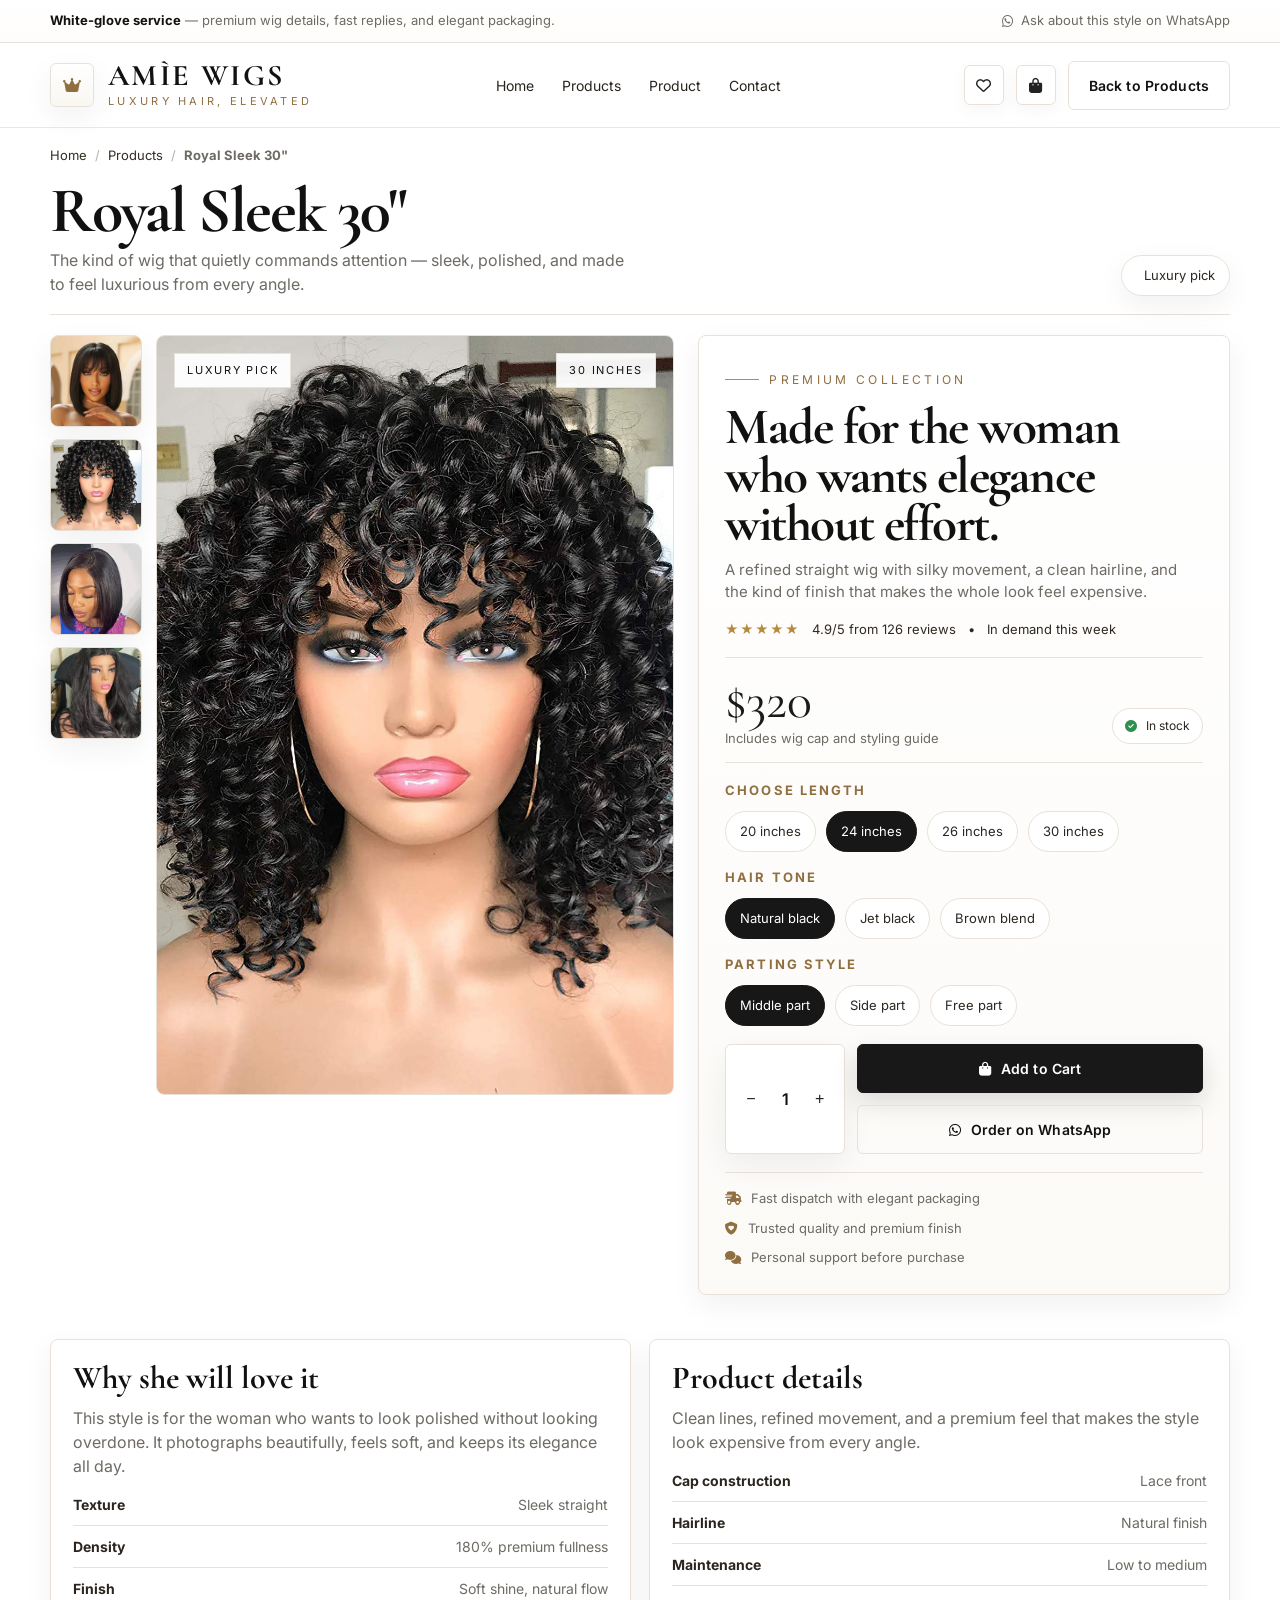
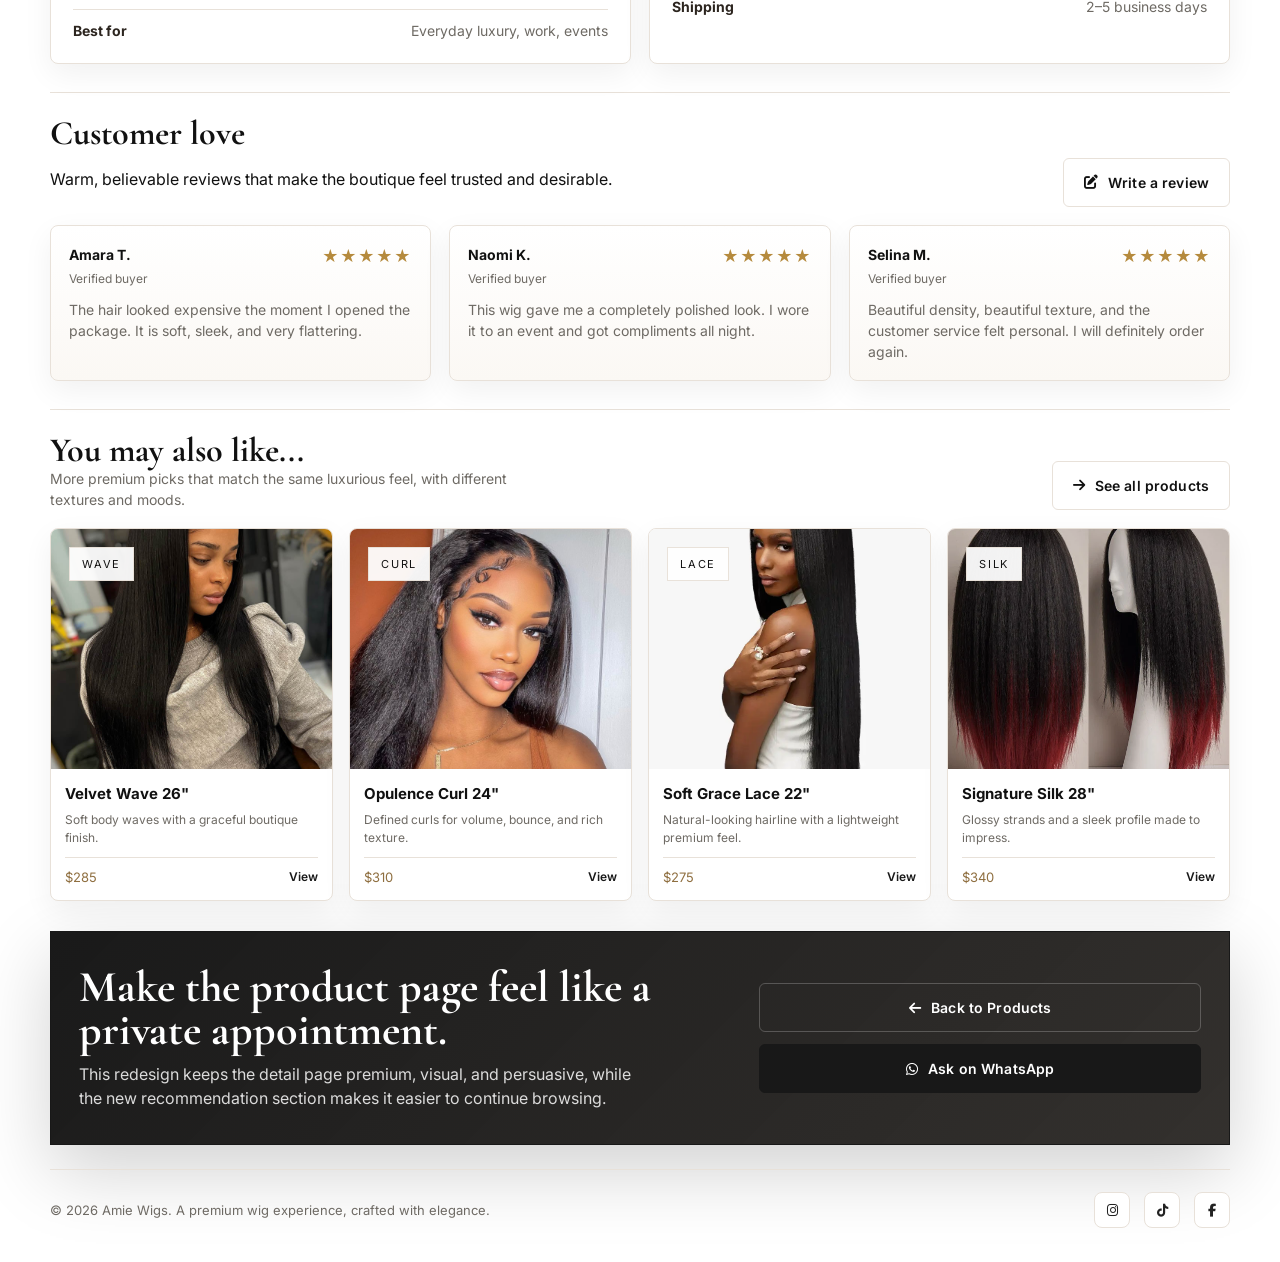
<file: product.html>
<!DOCTYPE html>
<html lang="en">
<head>
  <meta charset="UTF-8" />
  <meta name="viewport" content="width=device-width, initial-scale=1.0" />
  <title>AMÌE WIGS: Product</title>
  <link rel="preconnect" href="https://fonts.googleapis.com">
  <link rel="preconnect" href="https://fonts.gstatic.com" crossorigin>
  <link href="https://fonts.googleapis.com/css2?family=Inter:wght@400;500;600;700;800&family=Cormorant+Garamond:wght@500;600;700&display=swap" rel="stylesheet">
  <link rel="stylesheet" href="https://cdnjs.cloudflare.com/ajax/libs/font-awesome/6.5.0/css/all.min.css" crossorigin="anonymous" referrerpolicy="no-referrer" />
  <style>
    :root {
      --bg: #ffffff;
      --ink: #111111;
      --muted: #6e6a64;
      --line: #e8e1d9;
      --gold: #b08d57;
      --gold-deep: #8f6f40;
      --shadow: 0 18px 50px rgba(16, 16, 16, 0.08);
      --shadow-soft: 0 10px 30px rgba(16, 16, 16, 0.06);
      --radius: 8px;
      --radius-sm: 6px;
    }

    * { box-sizing: border-box; }
    html, body { margin: 0; padding: 0; background: var(--bg); color: var(--ink); font-family: Inter, sans-serif; }
    body { line-height: 1.5; }
    a { color: inherit; text-decoration: none; }
    img { display: block; width: 100%; }

    @keyframes fadeUp { from { opacity: 0; transform: translateY(16px); } to { opacity: 1; transform: translateY(0); } }
    @keyframes slowZoom { from { transform: scale(1.01); } to { transform: scale(1.08); } }

    .container { width: min(1180px, calc(100% - 48px)); margin: 0 auto; }

    .topbar {
      border-bottom: 1px solid var(--line);
      font-size: 13px;
      color: var(--muted);
      background: linear-gradient(180deg, #fff, #fffdfb);
    }
    .topbar .container {
      min-height: 42px;
      display: flex;
      align-items: center;
      justify-content: space-between;
      gap: 16px;
      flex-wrap: wrap;
    }
    .topbar strong { color: var(--ink); }
    .topbar .mini-links { display: flex; gap: 18px; flex-wrap: wrap; }
    .topbar .mini-links span { display: inline-flex; align-items: center; gap: 8px; }

    header {
      position: sticky;
      top: 0;
      z-index: 30;
      backdrop-filter: blur(14px);
      background: rgba(255,255,255,0.92);
      border-bottom: 1px solid rgba(232,225,217,0.8);
    }
    .nav {
      min-height: 84px;
      display: flex;
      align-items: center;
      justify-content: space-between;
      gap: 20px;
    }
    .brand {
      display: flex;
      align-items: center;
      gap: 14px;
      min-width: 190px;
    }
    .mark {
      width: 44px;
      height: 44px;
      border: 1px solid var(--line);
      border-radius: var(--radius-sm);
      display: grid;
      place-items: center;
      box-shadow: var(--shadow-soft);
      background: linear-gradient(180deg, #fff, #faf7f2);
    }
    .mark i { color: var(--gold-deep); font-size: 16px; }
    .brand h1 {
      margin: 0;
      font-family: "Cormorant Garamond", serif;
      font-size: 30px;
      letter-spacing: 0.08em;
      line-height: 1;
    }
    .brand small {
      display: block;
      margin-top: 2px;
      font-size: 11px;
      letter-spacing: 0.3em;
      text-transform: uppercase;
      color: var(--gold-deep);
    }
    .menu { display: flex; align-items: center; gap: 28px; color: #29231e; font-size: 14px; flex-wrap: wrap; }
    .menu a { position: relative; padding: 6px 0; }
    .menu a::after {
      content: "";
      position: absolute;
      left: 0;
      bottom: 0;
      width: 100%;
      height: 1px;
      background: currentColor;
      transform: scaleX(0);
      transform-origin: left;
      transition: transform 0.25s ease;
      opacity: 0.5;
    }
    .menu a:hover::after { transform: scaleX(1); }
    .nav-actions { display: flex; align-items: center; gap: 12px; }
    .icon-btn {
      width: 40px;
      height: 40px;
      border: 1px solid var(--line);
      border-radius: var(--radius-sm);
      background: #fff;
      display: inline-grid;
      place-items: center;
      box-shadow: 0 6px 18px rgba(0,0,0,0.04);
      transition: transform 0.2s ease, box-shadow 0.2s ease, border-color 0.2s ease;
    }
    .icon-btn i { color: #222; font-size: 15px; }
    .icon-btn:hover { transform: translateY(-1px); box-shadow: 0 10px 24px rgba(0,0,0,0.08); border-color: #ccb79a; }
    .btn {
      display: inline-flex;
      align-items: center;
      justify-content: center;
      gap: 10px;
      border: 1px solid #181818;
      background: #181818;
      color: #fff;
      padding: 13px 20px;
      border-radius: var(--radius-sm);
      font-size: 14px;
      font-weight: 600;
      letter-spacing: 0.01em;
      box-shadow: 0 10px 24px rgba(24,24,24,0.14);
      transition: transform 0.2s ease, box-shadow 0.2s ease, background 0.2s ease;
    }
    .btn:hover { transform: translateY(-1px); box-shadow: 0 14px 30px rgba(24,24,24,0.18); }
    .btn-outline { background: transparent; color: var(--ink); border-color: var(--line); box-shadow: none; }

    .breadcrumbs {
      padding: 18px 0 10px;
      font-size: 13px;
      color: var(--muted);
    }
    .breadcrumbs a { color: #342d26; }
    .breadcrumbs span { margin: 0 8px; color: #b6b0a8; }

    .page-title {
      display: grid;
      grid-template-columns: 1fr auto;
      gap: 18px;
      align-items: end;
      margin: 6px 0 20px;
      padding-bottom: 18px;
      border-bottom: 1px solid var(--line);
      animation: fadeUp 0.75s ease both;
    }
    .page-title h2 {
      margin: 0 0 8px;
      font-family: "Cormorant Garamond", serif;
      font-size: clamp(40px, 5vw, 72px);
      line-height: 0.92;
      letter-spacing: -0.03em;
    }
    .page-title p { margin: 0; color: var(--muted); max-width: 58ch; }
    .page-title .pill {
      display: inline-flex;
      align-items: center;
      gap: 8px;
      padding: 10px 14px;
      border: 1px solid var(--line);
      border-radius: 999px;
      background: #fff;
      font-size: 13px;
      color: #2d2721;
      box-shadow: var(--shadow-soft);
      white-space: nowrap;
    }
    .pill i { color: var(--gold-deep); }

    .product-layout {
      display: grid;
      grid-template-columns: 1.08fr 0.92fr;
      gap: 24px;
      align-items: start;
      padding-bottom: 38px;
    }

    .gallery {
      position: sticky;
      top: 108px;
      display: grid;
      grid-template-columns: 92px 1fr;
      gap: 14px;
      align-items: start;
    }
    .thumbs { display: grid; gap: 12px; }
    .thumbs img,
    .main-image img {
      border: 1px solid var(--line);
      border-radius: var(--radius);
      object-fit: cover;
      box-shadow: var(--shadow-soft);
    }
    .thumbs img { height: 92px; cursor: pointer; }
    .main-image {
      position: relative;
      overflow: hidden;
      border-radius: var(--radius);
    }
    .main-image img { height: 760px; width: 100%; animation: slowZoom 20s ease-in-out infinite alternate; }
    .badge {
      position: absolute;
      top: 18px;
      left: 18px;
      background: rgba(255,255,255,0.94);
      border: 1px solid rgba(232,225,217,0.95);
      padding: 8px 12px;
      font-size: 11px;
      text-transform: uppercase;
      letter-spacing: 0.16em;
      z-index: 1;
    }
    .badge.right { right: 18px; left: auto; }

    .details {
      border: 1px solid var(--line);
      border-radius: var(--radius);
      background: linear-gradient(180deg, #fff, #fcfaf7);
      box-shadow: var(--shadow-soft);
      padding: 26px;
    }
    .eyebrow {
      display: inline-flex;
      align-items: center;
      gap: 10px;
      font-size: 12px;
      text-transform: uppercase;
      letter-spacing: 0.28em;
      color: var(--gold-deep);
      margin-bottom: 14px;
    }
    .eyebrow::before { content: ""; width: 34px; height: 1px; background: var(--gold); }
    .details h3 {
      margin: 0 0 10px;
      font-family: "Cormorant Garamond", serif;
      font-size: clamp(34px, 4vw, 58px);
      line-height: 0.95;
      letter-spacing: -0.03em;
    }
    .summary { color: var(--muted); font-size: 15px; margin: 0 0 16px; max-width: 58ch; }
    .rating-row {
      display: flex;
      flex-wrap: wrap;
      align-items: center;
      gap: 12px;
      color: #2f2922;
      margin-bottom: 18px;
      font-size: 13px;
    }
    .stars { color: #b58a3d; letter-spacing: 1px; }
    .price-row {
      display: flex;
      align-items: end;
      justify-content: space-between;
      gap: 16px;
      margin: 18px 0 18px;
      padding: 18px 0;
      border-top: 1px solid var(--line);
      border-bottom: 1px solid var(--line);
    }
    .price {
      font-family: "Cormorant Garamond", serif;
      font-size: 52px;
      line-height: 0.95;
      color: #1b1b1b;
    }
    .price small {
      display: block;
      margin-top: 6px;
      font-size: 13px;
      color: var(--muted);
      font-family: Inter, sans-serif;
      font-weight: 400;
    }
    .stock {
      padding: 8px 12px;
      border: 1px solid var(--line);
      border-radius: 999px;
      font-size: 12px;
      color: #2d2721;
      background: #fff;
      white-space: nowrap;
    }
    .stock i { color: #2f8f4e; margin-right: 6px; }

    .option-group { margin-bottom: 16px; }
    .option-group h4 {
      font-size: 13px;
      text-transform: uppercase;
      letter-spacing: 0.16em;
      color: var(--gold-deep);
      margin: 0 0 10px;
    }
    .swatches { display: flex; flex-wrap: wrap; gap: 10px; }
    .swatch {
      border: 1px solid var(--line);
      border-radius: 999px;
      padding: 10px 14px;
      font-size: 13px;
      background: #fff;
      color: #2d2721;
    }
    .swatch.active { background: #171717; color: #fff; border-color: #171717; }

    .quantity-row {
      display: grid;
      grid-template-columns: 120px 1fr;
      gap: 12px;
      margin: 18px 0 18px;
    }
    .qty {
      display: flex;
      align-items: center;
      justify-content: space-between;
      border: 1px solid var(--line);
      border-radius: var(--radius-sm);
      background: #fff;
      padding: 12px 14px;
      box-shadow: var(--shadow-soft);
    }
    .qty button {
      border: 0;
      background: transparent;
      font-size: 16px;
      cursor: pointer;
      color: #222;
    }
    .qty span { font-weight: 600; }
    .actions { display: grid; gap: 12px; }
    .actions .btn, .actions .btn-outline { width: 100%; }

    .trust {
      margin-top: 18px;
      display: grid;
      gap: 10px;
      padding-top: 16px;
      border-top: 1px solid var(--line);
      color: var(--muted);
      font-size: 13px;
    }
    .trust div { display: flex; align-items: center; gap: 10px; }
    .trust i { color: var(--gold-deep); }

    .story-grid {
      margin-top: 6px;
      display: grid;
      grid-template-columns: 1fr 1fr;
      gap: 18px;
    }
    .panel {
      border: 1px solid var(--line);
      border-radius: var(--radius);
      background: #fff;
      box-shadow: var(--shadow-soft);
      padding: 22px;
    }
    .panel h4 {
      margin: 0 0 12px;
      font-family: "Cormorant Garamond", serif;
      font-size: 32px;
      line-height: 1;
    }
    .panel p { margin: 0; color: var(--muted); }
    .specs {
      display: grid;
      gap: 10px;
      margin-top: 16px;
    }
    .spec {
      display: flex;
      justify-content: space-between;
      gap: 12px;
      border-top: 1px solid var(--line);
      padding-top: 10px;
      font-size: 14px;
    }
    .spec:first-child { border-top: 0; padding-top: 0; }
    .spec strong { color: #2c251f; }
    .spec span { color: var(--muted); text-align: right; }

    .reviews {
      margin-top: 28px;
      padding-top: 24px;
      border-top: 1px solid var(--line);
    }
    .reviews-head {
      display: flex;
      justify-content: space-between;
      align-items: end;
      gap: 20px;
      margin-bottom: 18px;
    }
    .reviews-head h4 {
      margin: 0;
      font-family: "Cormorant Garamond", serif;
      font-size: 34px;
      line-height: 1;
    }
    .reviews-grid {
      display: grid;
      grid-template-columns: repeat(3, 1fr);
      gap: 18px;
    }
    .review {
      border: 1px solid var(--line);
      background: linear-gradient(180deg, #fff, #fbf8f4);
      border-radius: var(--radius);
      padding: 18px;
      box-shadow: var(--shadow-soft);
    }
    .review .top { display: flex; justify-content: space-between; gap: 12px; margin-bottom: 10px; }
    .review strong { display: block; font-size: 14px; }
    .review span.meta { color: var(--muted); font-size: 12px; }
    .review p { margin: 0; color: var(--muted); font-size: 14px; }

    .more-like {
      margin-top: 28px;
      padding-top: 24px;
      border-top: 1px solid var(--line);
    }
    .more-like-head {
      display: flex;
      justify-content: space-between;
      align-items: end;
      gap: 20px;
      margin-bottom: 18px;
    }
    .more-like-head h4 {
      margin: 0;
      font-family: "Cormorant Garamond", serif;
      font-size: 34px;
      line-height: 1;
    }
    .more-like-head p { margin: 0; color: var(--muted); font-size: 14px; max-width: 56ch; }
    .more-grid {
      display: grid;
      grid-template-columns: repeat(4, 1fr);
      gap: 16px;
    }
    .related-card {
      border: 1px solid var(--line);
      border-radius: var(--radius);
      overflow: hidden;
      box-shadow: var(--shadow-soft);
      background: #fff;
      transition: transform 0.2s ease, box-shadow 0.2s ease;
    }
    .related-card:hover { transform: translateY(-3px); box-shadow: var(--shadow); }
    .related-card .img { height: 240px; position: relative; }
    .related-card .img img { width: 100%; height: 100%; object-fit: cover; }
    .related-card .body { padding: 14px; }
    .related-card h5 { margin: 0 0 6px; font-size: 15px; }
    .related-card p { margin: 0; color: var(--muted); font-size: 12px; }
    .related-card .foot {
      margin-top: 10px;
      padding-top: 10px;
      border-top: 1px solid var(--line);
      display: flex;
      justify-content: space-between;
      align-items: center;
      font-size: 12px;
    }
    .related-card .foot a { font-weight: 600; color: #181818; }
    .related-card .foot .price { font-family: Inter, sans-serif; font-size: 13px; color: var(--gold-deep); }

    .cta {
      margin-top: 30px;
      border: 1px solid #181818;
      background:
        linear-gradient(135deg, rgba(16,16,16,0.96), rgba(34,31,28,0.92)),
        url('https://images.unsplash.com/photo-1522338242992-e1a54906a8da?auto=format&fit=crop&w=1600&q=80') center/cover;
      color: #fff;
      border-radius: 0;
      overflow: hidden;
      box-shadow: 0 26px 70px rgba(0,0,0,0.18);
    }
    .cta-inner {
      padding: 34px 28px;
      display: grid;
      grid-template-columns: 1.2fr 0.8fr;
      gap: 18px;
      align-items: center;
    }
    .cta h4 {
      margin: 0 0 10px;
      font-family: "Cormorant Garamond", serif;
      font-size: 44px;
      line-height: 0.98;
    }
    .cta p { margin: 0; color: rgba(255,255,255,0.84); max-width: 56ch; }
    .cta .actions { display: flex; justify-content: end; gap: 12px; flex-wrap: wrap; }
    .cta .btn { box-shadow: none; }
    .cta .btn-outline { border-color: rgba(255,255,255,0.22); color: #fff; }

    footer {
      padding: 24px 0 34px;
      color: var(--muted);
      font-size: 13px;
    }
    .footer-wrap {
      border-top: 1px solid var(--line);
      padding-top: 22px;
      display: flex;
      align-items: center;
      justify-content: space-between;
      gap: 20px;
      flex-wrap: wrap;
    }
    .social { display: flex; gap: 14px; }
    .social a {
      width: 36px;
      height: 36px;
      border: 1px solid var(--line);
      border-radius: 8px;
      display: grid;
      place-items: center;
      background: #fff;
    }
    .social a i { color: #222; }

    @media (max-width: 1100px) {
      .product-layout, .story-grid, .reviews-grid, .more-grid, .cta-inner { grid-template-columns: 1fr; }
      .gallery { position: static; }
      .main-image img { height: 620px; }
    }
    @media (max-width: 760px) {
      .container { width: min(1180px, calc(100% - 28px)); }
      .topbar .container, .nav { flex-direction: column; align-items: start; padding: 12px 0; }
      .menu { gap: 18px; }
      .nav-actions { width: 100%; justify-content: space-between; }
      .gallery { grid-template-columns: 1fr; }
      .thumbs { grid-template-columns: repeat(4, 1fr); }
      .quantity-row { grid-template-columns: 1fr; }
      .reviews-head, .more-like-head, .page-title { grid-template-columns: 1fr; }
      .cta .actions { justify-content: start; }
    }
  </style>
</head>
<body>
  <div class="topbar">
    <div class="container">
      <div><strong>White-glove service</strong> — premium wig details, fast replies, and elegant packaging.</div>
      <div class="mini-links"><span><i class="fa-brands fa-whatsapp"></i> Ask about this style on WhatsApp</span></div>
    </div>
  </div>

  <header>
    <div class="container nav">
      <a href="index.html" class="brand" aria-label="Luxe Wigs Home">
        <div class="mark"><i class="fa-solid fa-crown"></i></div>
        <div>
          <h1>AMÌE WIGS</h1>
          <small>Luxury hair, elevated</small>
        </div>
      </a>

      <nav class="menu" aria-label="Primary">
        <a href="index.html">Home</a>
        <a href="products.html">Products</a>
        <a href="product.html">Product</a>
        <a href="#footer">Contact</a>
      </nav>

      <div class="nav-actions">
        <a class="icon-btn" href="#"><i class="fa-regular fa-heart"></i></a>
        <a class="icon-btn" href="#"><i class="fa-solid fa-bag-shopping"></i></a>
        <a class="btn btn-outline" href="products.html">Back to Products</a>
      </div>
    </div>
  </header>

  <main class="container">
    <div class="breadcrumbs">
      <a href="index.html">Home</a><span>/</span><a href="products.html">Products</a><span>/</span><strong>Royal Sleek 30"</strong>
    </div>

    <div class="page-title">
      <div>
        <h2>Royal Sleek 30"</h2>
        <p>
          The kind of wig that quietly commands attention — sleek, polished, and made to feel luxurious from every angle.
        </p>
      </div>
      <div class="pill"><i class="fa-solid fa-sparkles"></i> Luxury pick</div>
    </div>

    <section class="product-layout">
      <div class="gallery">
        <div class="thumbs">
          <img src="a1.jpg" alt="Product thumbnail 1" />
          <img src="a2.jpg" alt="Product thumbnail 2" />
          <img src="a4.webp" alt="Product thumbnail 3" />
          <img src="before.png" alt="Product thumbnail 4" />
        </div>
        <div class="main-image">
          <span class="badge">Luxury pick</span>
          <span class="badge right">30 inches</span>
          <img src="a2.jpg" alt="Royal Sleek 30 inches wig" />
        </div>
      </div>

      <aside class="details">
        <div class="eyebrow">Premium collection</div>
        <h3>Made for the woman who wants elegance without effort.</h3>
        <p class="summary">
          A refined straight wig with silky movement, a clean hairline, and the kind of finish that makes the whole look feel expensive.
        </p>

        <div class="rating-row">
          <span class="stars">★★★★★</span>
          <span>4.9/5 from 126 reviews</span>
          <span>•</span>
          <span>In demand this week</span>
        </div>

        <div class="price-row">
          <div class="price">$320<small>Includes wig cap and styling guide</small></div>
          <div class="stock"><i class="fa-solid fa-circle-check"></i> In stock</div>
        </div>

        <div class="option-group">
          <h4>Choose length</h4>
          <div class="swatches">
            <span class="swatch">20 inches</span>
            <span class="swatch active">24 inches</span>
            <span class="swatch">26 inches</span>
            <span class="swatch">30 inches</span>
          </div>
        </div>

        <div class="option-group">
          <h4>Hair tone</h4>
          <div class="swatches">
            <span class="swatch active">Natural black</span>
            <span class="swatch">Jet black</span>
            <span class="swatch">Brown blend</span>
          </div>
        </div>

        <div class="option-group">
          <h4>Parting style</h4>
          <div class="swatches">
            <span class="swatch active">Middle part</span>
            <span class="swatch">Side part</span>
            <span class="swatch">Free part</span>
          </div>
        </div>

        <div class="quantity-row">
          <div class="qty"><button>−</button><span>1</span><button>+</button></div>
          <div class="actions">
            <a class="btn" href="#"><i class="fa-solid fa-bag-shopping"></i> Add to Cart</a>
            <a class="btn btn-outline" href="#"><i class="fa-brands fa-whatsapp"></i> Order on WhatsApp</a>
          </div>
        </div>

        <div class="trust">
          <div><i class="fa-solid fa-truck-fast"></i> Fast dispatch with elegant packaging</div>
          <div><i class="fa-solid fa-shield-heart"></i> Trusted quality and premium finish</div>
          <div><i class="fa-solid fa-comments"></i> Personal support before purchase</div>
        </div>
      </aside>
    </section>

    <section class="story-grid">
      <div class="panel">
        <h4>Why she will love it</h4>
        <p>
          This style is for the woman who wants to look polished without looking overdone. It photographs beautifully, feels soft, and keeps its elegance all day.
        </p>
        <div class="specs">
          <div class="spec"><strong>Texture</strong><span>Sleek straight</span></div>
          <div class="spec"><strong>Density</strong><span>180% premium fullness</span></div>
          <div class="spec"><strong>Finish</strong><span>Soft shine, natural flow</span></div>
          <div class="spec"><strong>Best for</strong><span>Everyday luxury, work, events</span></div>
        </div>
      </div>

      <div class="panel">
        <h4>Product details</h4>
        <p>
          Clean lines, refined movement, and a premium feel that makes the style look expensive from every angle.
        </p>
        <div class="specs">
          <div class="spec"><strong>Cap construction</strong><span>Lace front</span></div>
          <div class="spec"><strong>Hairline</strong><span>Natural finish</span></div>
          <div class="spec"><strong>Maintenance</strong><span>Low to medium</span></div>
          <div class="spec"><strong>Shipping</strong><span>2–5 business days</span></div>
        </div>
      </div>
    </section>

    <section class="reviews">
      <div class="reviews-head">
        <div>
          <h4>Customer love</h4>
          <p>Warm, believable reviews that make the boutique feel trusted and desirable.</p>
        </div>
        <a class="btn btn-outline" href="#"><i class="fa-solid fa-pen-to-square"></i> Write a review</a>
      </div>

      <div class="reviews-grid">
        <article class="review">
          <div class="top">
            <div>
              <strong>Amara T.</strong>
              <span class="meta">Verified buyer</span>
            </div>
            <span class="stars">★★★★★</span>
          </div>
          <p>The hair looked expensive the moment I opened the package. It is soft, sleek, and very flattering.</p>
        </article>
        <article class="review">
          <div class="top">
            <div>
              <strong>Naomi K.</strong>
              <span class="meta">Verified buyer</span>
            </div>
            <span class="stars">★★★★★</span>
          </div>
          <p>This wig gave me a completely polished look. I wore it to an event and got compliments all night.</p>
        </article>
        <article class="review">
          <div class="top">
            <div>
              <strong>Selina M.</strong>
              <span class="meta">Verified buyer</span>
            </div>
            <span class="stars">★★★★★</span>
          </div>
          <p>Beautiful density, beautiful texture, and the customer service felt personal. I will definitely order again.</p>
        </article>
      </div>
    </section>

    <section class="more-like">
      <div class="more-like-head">
        <div>
          <h4>You may also like...</h4>
          <p>More premium picks that match the same luxurious feel, with different textures and moods.</p>
        </div>
        <a class="btn btn-outline" href="products.html"><i class="fa-solid fa-arrow-right"></i> See all products</a>
      </div>

      <div class="more-grid">
        <article class="related-card">
          <div class="img"><span class="badge">Wave</span><img src="w1.jpg" alt="Velvet Wave wig" /></div>
          <div class="body">
            <h5>Velvet Wave 26"</h5>
            <p>Soft body waves with a graceful boutique finish.</p>
            <div class="foot"><span class="price">$285</span><a href="product.html">View</a></div>
          </div>
        </article>

        <article class="related-card">
          <div class="img"><span class="badge">Curl</span><img src="w2.jpg" alt="Opulence Curl wig" /></div>
          <div class="body">
            <h5>Opulence Curl 24"</h5>
            <p>Defined curls for volume, bounce, and rich texture.</p>
            <div class="foot"><span class="price">$310</span><a href="product.html">View</a></div>
          </div>
        </article>

        <article class="related-card">
          <div class="img"><span class="badge">Lace</span><img src="w3.webp" alt="Soft Grace Lace wig" /></div>
          <div class="body">
            <h5>Soft Grace Lace 22"</h5>
            <p>Natural-looking hairline with a lightweight premium feel.</p>
            <div class="foot"><span class="price">$275</span><a href="product.html">View</a></div>
          </div>
        </article>

        <article class="related-card">
          <div class="img"><span class="badge">Silk</span><img src="smooth.webp" alt="Signature Silk wig" /></div>
          <div class="body">
            <h5>Signature Silk 28"</h5>
            <p>Glossy strands and a sleek profile made to impress.</p>
            <div class="foot"><span class="price">$340</span><a href="product.html">View</a></div>
          </div>
        </article>
      </div>
    </section>

    <section class="cta">
      <div class="cta-inner">
        <div>
          <h4>Make the product page feel like a private appointment.</h4>
          <p>
            This redesign keeps the detail page premium, visual, and persuasive, while the new recommendation section makes it easier to continue browsing.
          </p>
        </div>
        <div class="actions">
          <a class="btn btn-outline" href="products.html"><i class="fa-solid fa-arrow-left"></i> Back to Products</a>
          <a class="btn" href="#"><i class="fa-brands fa-whatsapp"></i> Ask on WhatsApp</a>
        </div>
      </div>
    </section>
  </main>

  <footer id="footer">
    <div class="container footer-wrap">
      <div>© 2026 Amie Wigs. A premium wig experience, crafted with elegance.</div>
      <div class="social">
        <a href="#"><i class="fa-brands fa-instagram"></i></a>
        <a href="#"><i class="fa-brands fa-tiktok"></i></a>
        <a href="#"><i class="fa-brands fa-facebook-f"></i></a>
      </div>
    </div>
  </footer>
</body>
</html>
</file>
